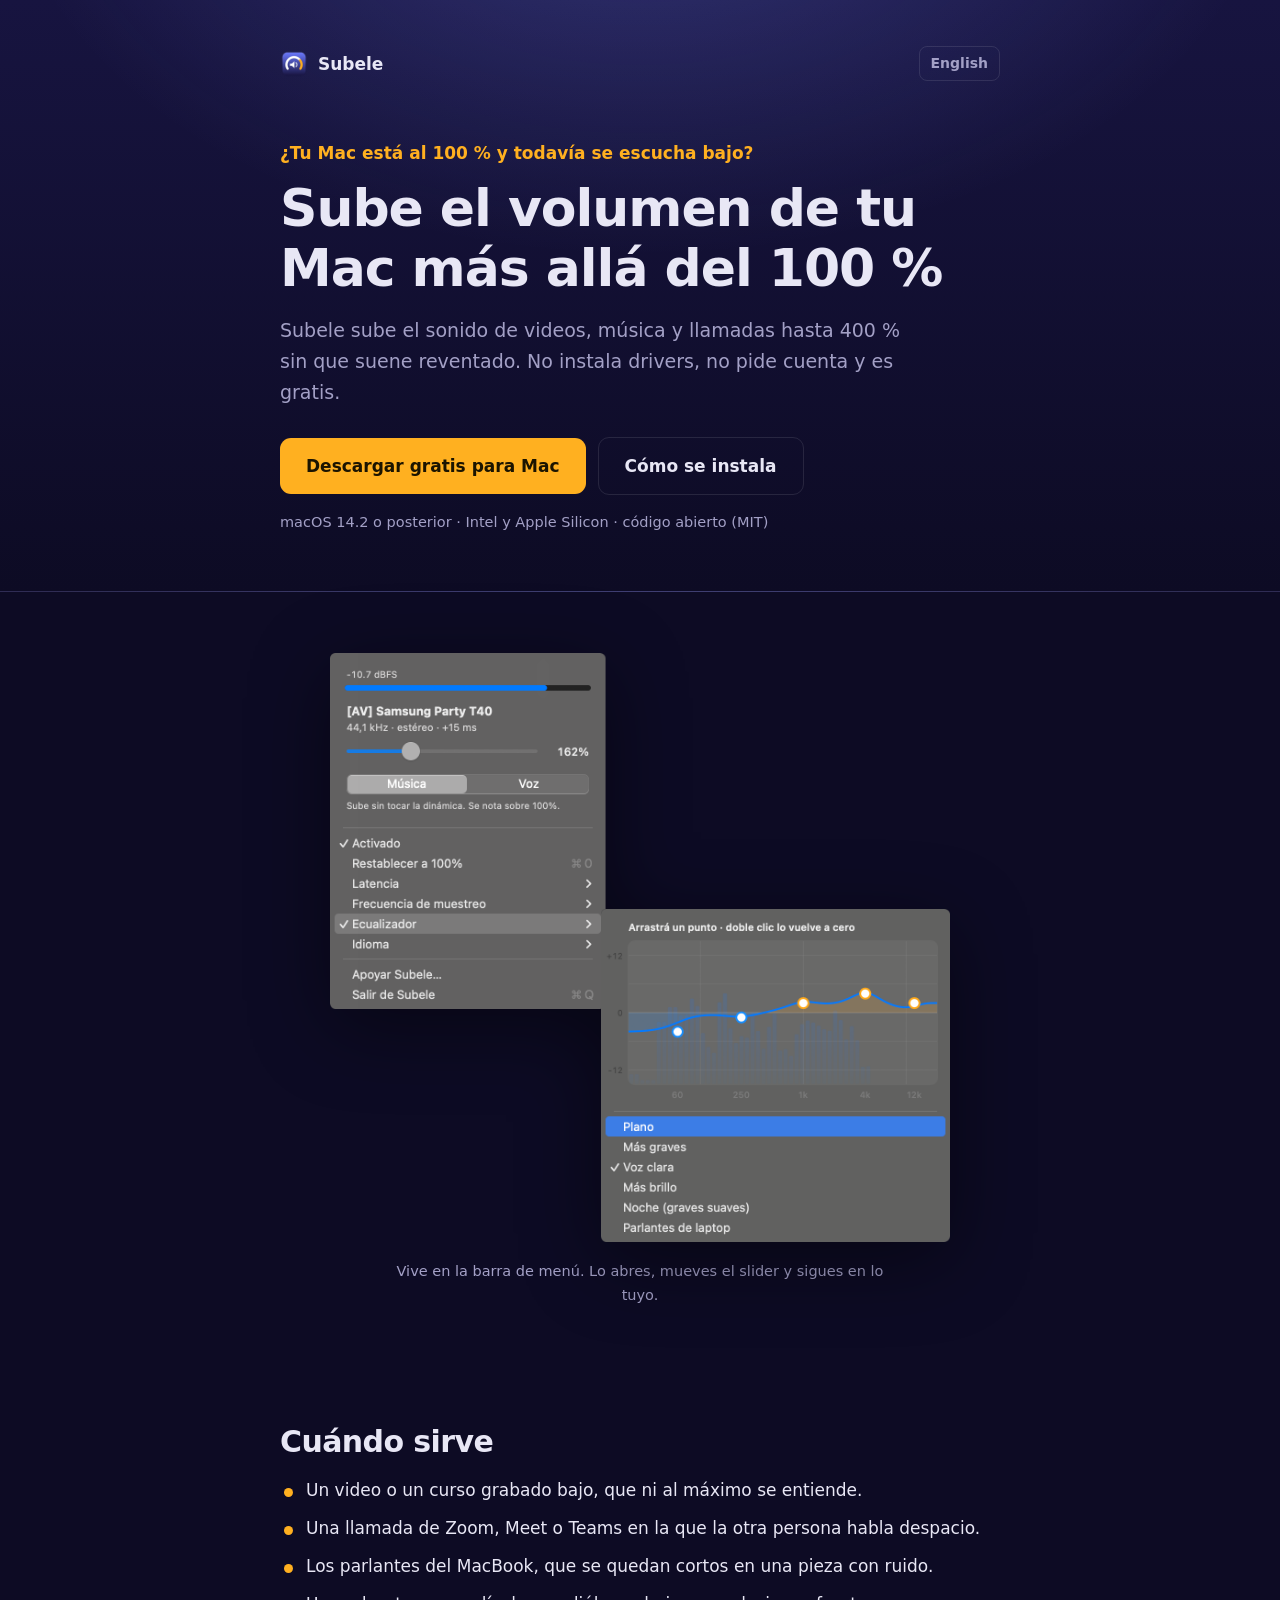
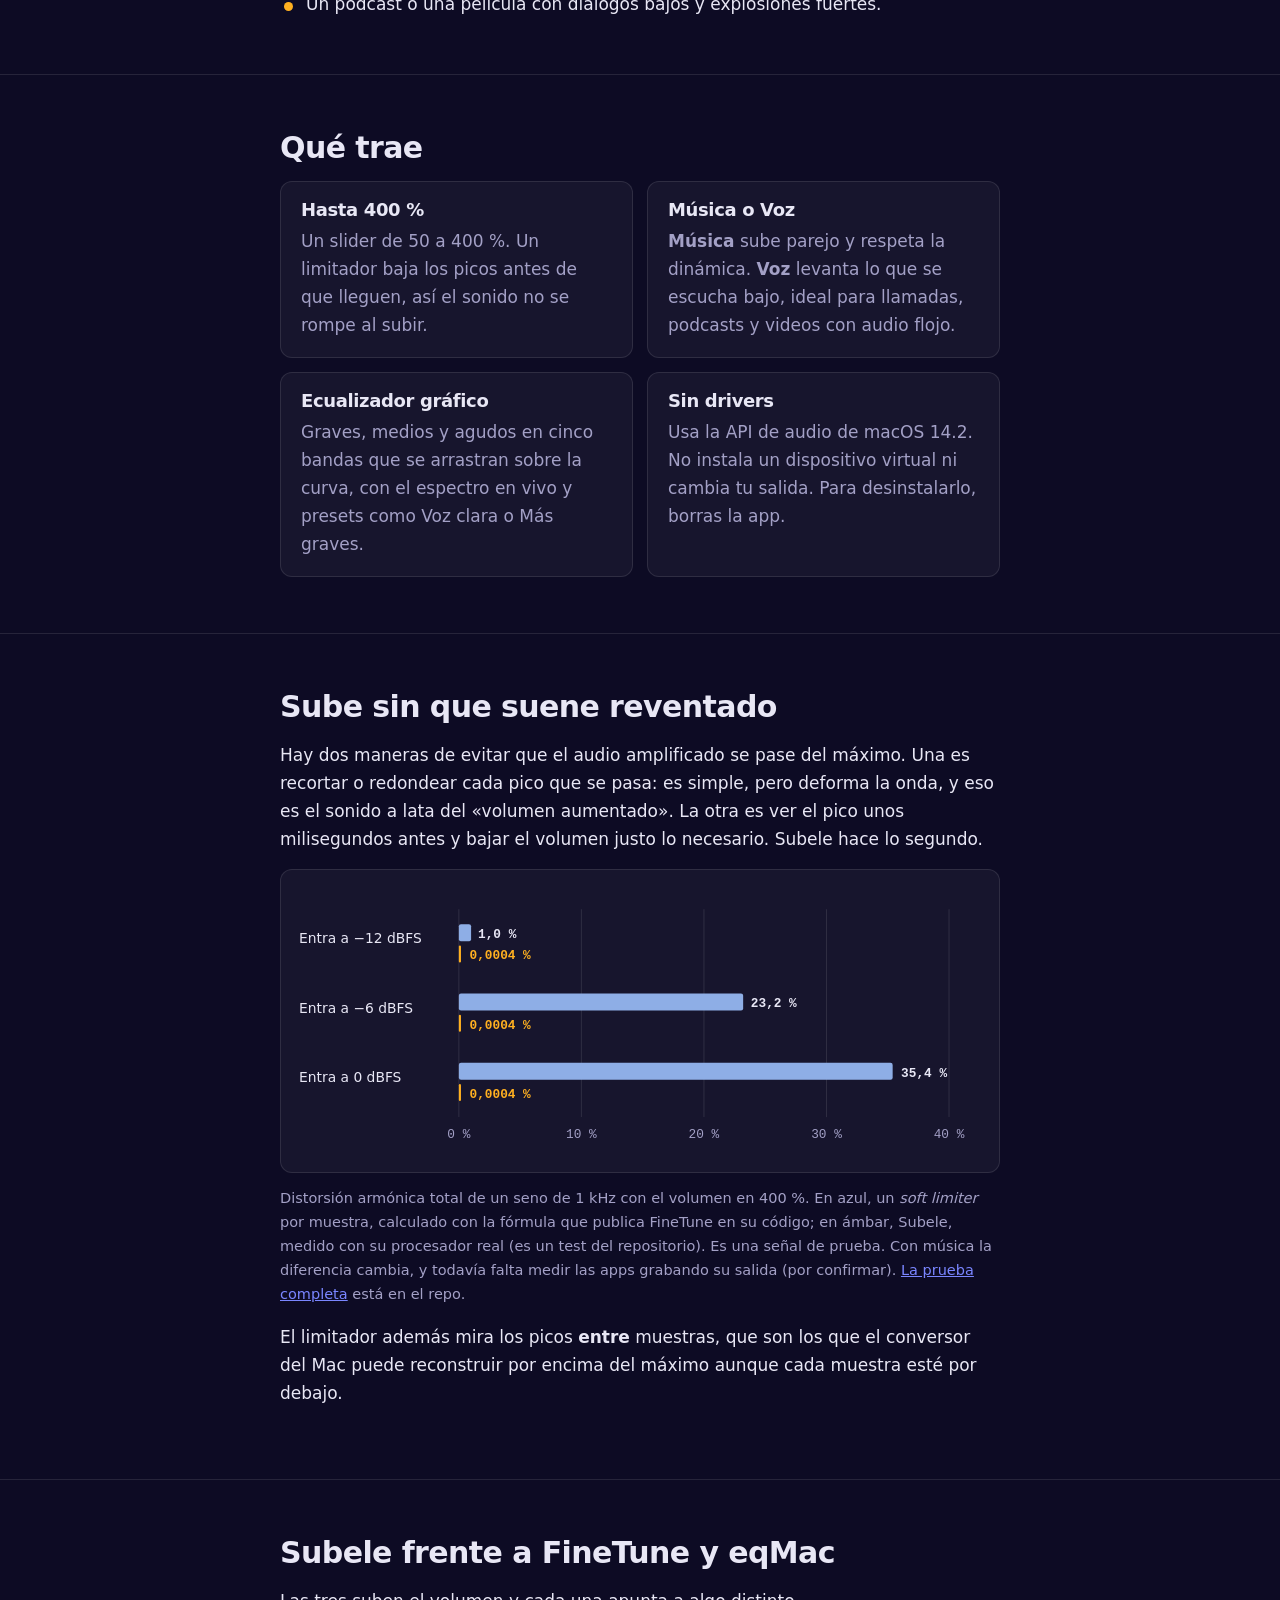
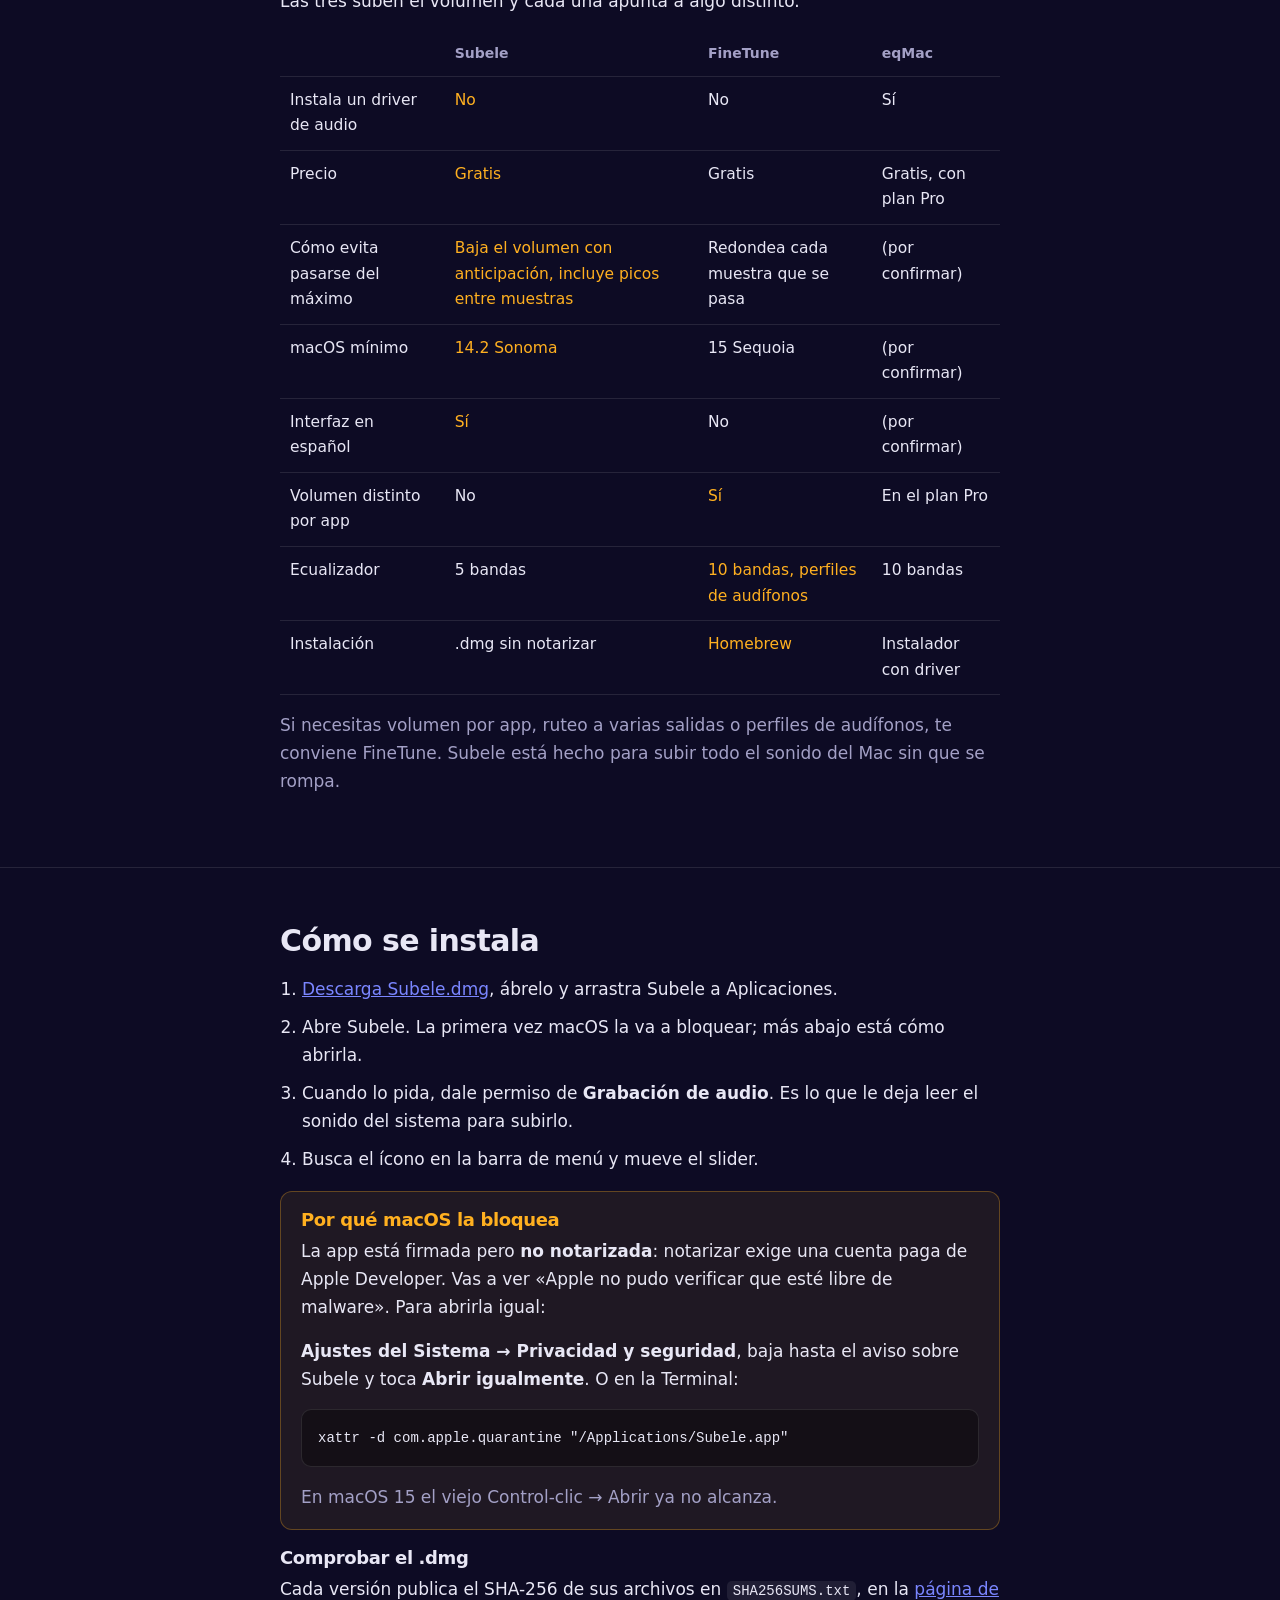
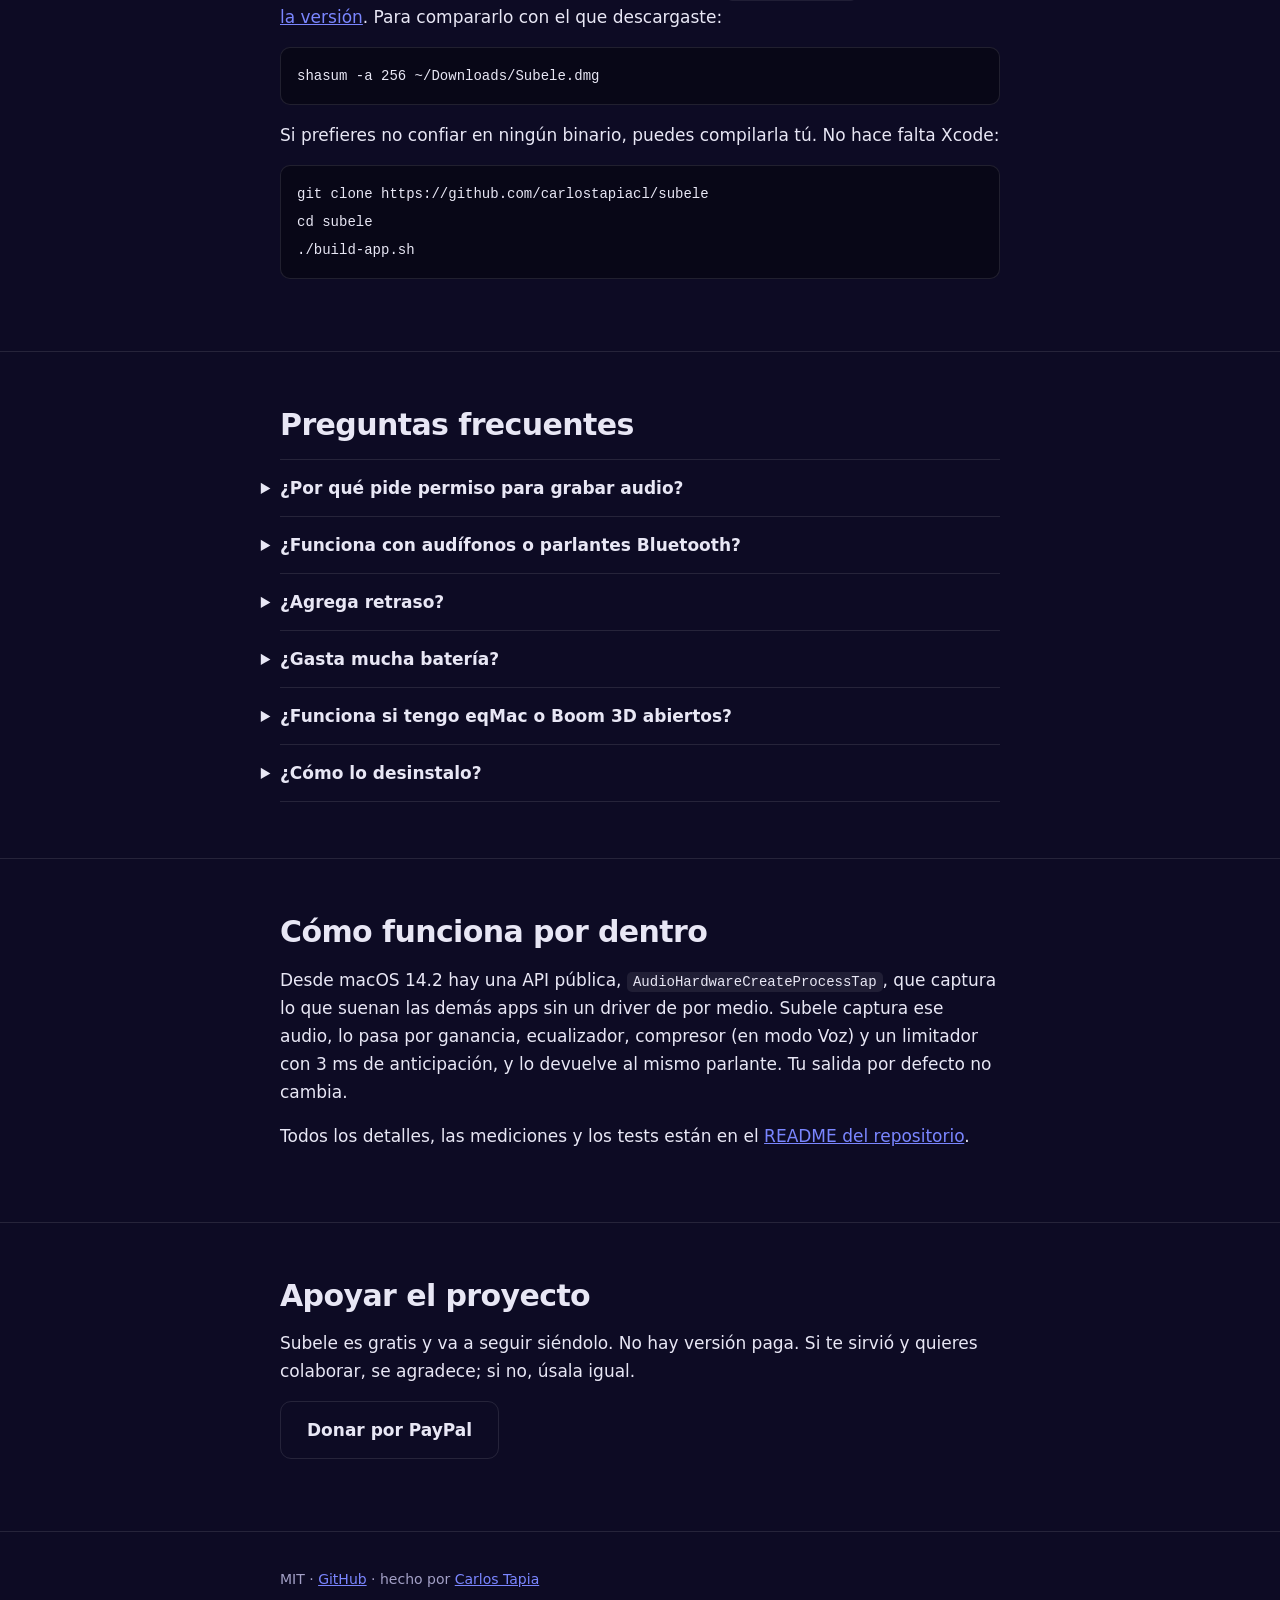
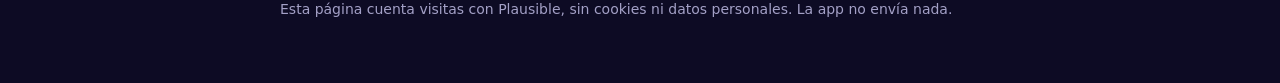
<file: docs/index.html>
<!DOCTYPE html>
<html lang="es">
<head>
<meta charset="utf-8">
<meta name="viewport" content="width=device-width, initial-scale=1, viewport-fit=cover">
<title>Subele | Sube el volumen de tu Mac más allá del 100 %, gratis y sin drivers</title>
<meta name="description" content="Amplificador de volumen gratis para Mac. Sube el sonido hasta 400 % sin distorsión, sin instalar drivers y sin cuenta. Código abierto, macOS 14.2 o posterior.">
<link rel="canonical" href="https://carlostapiacl.github.io/subele/">
<link rel="alternate" hreflang="es" href="https://carlostapiacl.github.io/subele/">
<link rel="alternate" hreflang="en" href="https://carlostapiacl.github.io/subele/en/">
<link rel="alternate" hreflang="x-default" href="https://carlostapiacl.github.io/subele/en/">
<link rel="icon" href="icon.png">
<link rel="stylesheet" href="site.css">
<meta property="og:type" content="website">
<meta property="og:locale" content="es_CL">
<meta property="og:url" content="https://carlostapiacl.github.io/subele/">
<meta property="og:title" content="Subele | Más volumen para tu Mac, sin drivers">
<meta property="og:description" content="¿Tu Mac al 100 % y se escucha bajo? Subele lo sube hasta 400 % sin que suene reventado. Gratis y de código abierto.">
<meta property="og:image" content="https://carlostapiacl.github.io/subele/og-es.png">
<meta property="og:image:width" content="1200">
<meta property="og:image:height" content="630">
<meta name="twitter:card" content="summary_large_image">
<script type="application/ld+json">
{
  "@context": "https://schema.org",
  "@type": "SoftwareApplication",
  "name": "Subele",
  "description": "Amplificador de volumen para macOS. Sube el audio del sistema hasta 400 % sin instalar drivers, con un limitador que evita la distorsión.",
  "applicationCategory": "MultimediaApplication",
  "operatingSystem": "macOS 14.2 o posterior",
  "softwareVersion": "0.2.2",
  "inLanguage": ["es", "en"],
  "url": "https://carlostapiacl.github.io/subele/",
  "downloadUrl": "https://github.com/carlostapiacl/subele/releases/latest/download/Subele.dmg",
  "image": "https://carlostapiacl.github.io/subele/screenshot-ecualizador.png",
  "license": "https://opensource.org/licenses/MIT",
  "isAccessibleForFree": true,
  "offers": { "@type": "Offer", "price": "0", "priceCurrency": "USD" },
  "author": { "@type": "Person", "name": "Carlos Tapia", "url": "https://carlostapia.cl" }
}
</script>
<!-- Plausible: sin cookies ni datos personales. Cuenta visitas y descargas. -->
<script defer data-domain="carlostapiacl.github.io" src="https://plausible.carlostapia.cl/js/script.file-downloads.outbound-links.js"></script>
</head>
<body>

<header class="hero">
  <div class="wrap">
    <nav class="top">
      <a class="brand" href="./"><img src="icon.png" alt="" width="28" height="28">Subele</a>
      <a class="lang" href="en/" hreflang="en" lang="en">English</a>
    </nav>
    <p class="ask">¿Tu Mac está al 100 % y todavía se escucha bajo?</p>
    <h1>Sube el volumen de tu Mac más allá del 100 %</h1>
    <p class="sub">Subele sube el sonido de videos, música y llamadas hasta 400 % sin que suene reventado. No instala drivers, no pide cuenta y es gratis.</p>
    <div class="actions">
      <a class="btn" href="https://github.com/carlostapiacl/subele/releases/latest/download/Subele.dmg">Descargar gratis para Mac</a>
      <a class="btn ghost" href="#instalacion">Cómo se instala</a>
    </div>
    <p class="req">macOS 14.2 o posterior · Intel y Apple Silicon · código abierto (MIT)</p>
  </div>
</header>

<figure class="shot"><div class="wrap">
  <img src="screenshot-ecualizador.png" width="675" height="642"
       alt="El menú de Subele en la barra de menú, con el slider de volumen, el selector Música/Voz y el ecualizador gráfico abierto">
  <figcaption>Vive en la barra de menú. Lo abres, mueves el slider y sigues en lo tuyo.</figcaption>
</div></figure>

<section><div class="wrap">
  <h2>Cuándo sirve</h2>
  <ul class="cases">
    <li>Un video o un curso grabado bajo, que ni al máximo se entiende.</li>
    <li>Una llamada de Zoom, Meet o Teams en la que la otra persona habla despacio.</li>
    <li>Los parlantes del MacBook, que se quedan cortos en una pieza con ruido.</li>
    <li>Un podcast o una película con diálogos bajos y explosiones fuertes.</li>
  </ul>
</div></section>

<section><div class="wrap">
  <h2>Qué trae</h2>
  <div class="grid two">
    <div class="card"><h3>Hasta 400 %</h3><p>Un slider de 50 a 400 %. Un limitador baja los picos antes de que lleguen, así el sonido no se rompe al subir.</p></div>
    <div class="card"><h3>Música o Voz</h3><p><strong>Música</strong> sube parejo y respeta la dinámica. <strong>Voz</strong> levanta lo que se escucha bajo, ideal para llamadas, podcasts y videos con audio flojo.</p></div>
    <div class="card"><h3>Ecualizador gráfico</h3><p>Graves, medios y agudos en cinco bandas que se arrastran sobre la curva, con el espectro en vivo y presets como Voz clara o Más graves.</p></div>
    <div class="card"><h3>Sin drivers</h3><p>Usa la API de audio de macOS 14.2. No instala un dispositivo virtual ni cambia tu salida. Para desinstalarlo, borras la app.</p></div>
  </div>
</div></section>

<section id="sin-distorsion"><div class="wrap">
  <h2>Sube sin que suene reventado</h2>
  <p>Hay dos maneras de evitar que el audio amplificado se pase del máximo. Una es recortar o redondear cada pico que se pasa: es simple, pero deforma la onda, y eso es el sonido a lata del «volumen aumentado». La otra es ver el pico unos milisegundos antes y bajar el volumen justo lo necesario. Subele hace lo segundo.</p>
  <div class="chart">
    <svg viewBox="0 0 640 250" xmlns="http://www.w3.org/2000/svg" role="img" aria-label="Distorsión a 400 % de volumen. Con la señal entrando a −12 dBFS: soft limiter por muestra 1,0 %, Subele 0,0004 %. A −6 dBFS: 23,2 % contra 0,0004 %. A 0 dBFS: 35,4 % contra 0,0004 %.">
      <g stroke="rgba(255,255,255,.1)" stroke-width="1">
        <line x1="150" y1="20" x2="150" y2="215"/><line x1="265" y1="20" x2="265" y2="215"/>
        <line x1="380" y1="20" x2="380" y2="215"/><line x1="495" y1="20" x2="495" y2="215"/>
        <line x1="610" y1="20" x2="610" y2="215"/>
      </g>
      <text x="150" y="235" text-anchor="middle">0 %</text><text x="265" y="235" text-anchor="middle">10 %</text>
      <text x="380" y="235" text-anchor="middle">20 %</text><text x="495" y="235" text-anchor="middle">30 %</text>
      <text x="610" y="235" text-anchor="middle">40 %</text>
      <text class="lbl" x="0" y="52">Entra a −12 dBFS</text>
      <rect x="150" y="34" width="11.5" height="16" rx="2" fill="#8eaee6"/><text class="val" x="168" y="47">1,0 %</text>
      <rect x="150" y="54" width="2" height="16" rx="1" fill="#ffb020"/><text class="mine" x="160" y="67">0,0004 %</text>
      <text class="lbl" x="0" y="117">Entra a −6 dBFS</text>
      <rect x="150" y="99" width="266.8" height="16" rx="2" fill="#8eaee6"/><text class="val" x="424" y="112">23,2 %</text>
      <rect x="150" y="119" width="2" height="16" rx="1" fill="#ffb020"/><text class="mine" x="160" y="132">0,0004 %</text>
      <text class="lbl" x="0" y="182">Entra a 0 dBFS</text>
      <rect x="150" y="164" width="407.1" height="16" rx="2" fill="#8eaee6"/><text class="val" x="565" y="177">35,4 %</text>
      <rect x="150" y="184" width="2" height="16" rx="1" fill="#ffb020"/><text class="mine" x="160" y="197">0,0004 %</text>
    </svg>
  </div>
  <p class="note">Distorsión armónica total de un seno de 1 kHz con el volumen en 400 %. En azul, un <em>soft limiter</em> por muestra, calculado con la fórmula que publica FineTune en su código; en ámbar, Subele, medido con su procesador real (es un test del repositorio). Es una señal de prueba. Con música la diferencia cambia, y todavía falta medir las apps grabando su salida (por confirmar). <a href="https://github.com/carlostapiacl/subele/tree/main/experimentos/2026-10-22-distorsion-frente-a-finetune">La prueba completa</a> está en el repo.</p>
  <p>El limitador además mira los picos <strong>entre</strong> muestras, que son los que el conversor del Mac puede reconstruir por encima del máximo aunque cada muestra esté por debajo.</p>
</div></section>

<section><div class="wrap">
  <h2>Subele frente a FineTune y eqMac</h2>
  <p>Las tres suben el volumen y cada una apunta a algo distinto.</p>
  <div class="table"><table>
    <tr><th></th><th>Subele</th><th>FineTune</th><th>eqMac</th></tr>
    <tr><td>Instala un driver de audio</td><td class="win">No</td><td>No</td><td>Sí</td></tr>
    <tr><td>Precio</td><td class="win">Gratis</td><td>Gratis</td><td>Gratis, con plan Pro</td></tr>
    <tr><td>Cómo evita pasarse del máximo</td><td class="win">Baja el volumen con anticipación, incluye picos entre muestras</td><td>Redondea cada muestra que se pasa</td><td>(por confirmar)</td></tr>
    <tr><td>macOS mínimo</td><td class="win">14.2 Sonoma</td><td>15 Sequoia</td><td>(por confirmar)</td></tr>
    <tr><td>Interfaz en español</td><td class="win">Sí</td><td>No</td><td>(por confirmar)</td></tr>
    <tr><td>Volumen distinto por app</td><td>No</td><td class="win">Sí</td><td>En el plan Pro</td></tr>
    <tr><td>Ecualizador</td><td>5 bandas</td><td class="win">10 bandas, perfiles de audífonos</td><td>10 bandas</td></tr>
    <tr><td>Instalación</td><td>.dmg sin notarizar</td><td class="win">Homebrew</td><td>Instalador con driver</td></tr>
  </table></div>
  <p class="muted">Si necesitas volumen por app, ruteo a varias salidas o perfiles de audífonos, te conviene FineTune. Subele está hecho para subir todo el sonido del Mac sin que se rompa.</p>
</div></section>

<section id="instalacion"><div class="wrap">
  <h2>Cómo se instala</h2>
  <ol class="steps">
    <li><a href="https://github.com/carlostapiacl/subele/releases/latest/download/Subele.dmg">Descarga Subele.dmg</a>, ábrelo y arrastra Subele a Aplicaciones.</li>
    <li>Abre Subele. La primera vez macOS la va a bloquear; más abajo está cómo abrirla.</li>
    <li>Cuando lo pida, dale permiso de <strong>Grabación de audio</strong>. Es lo que le deja leer el sonido del sistema para subirlo.</li>
    <li>Busca el ícono en la barra de menú y mueve el slider.</li>
  </ol>
  <div class="warn">
    <h3>Por qué macOS la bloquea</h3>
    <p>La app está firmada pero <strong>no notarizada</strong>: notarizar exige una cuenta paga de Apple Developer. Vas a ver «Apple no pudo verificar que esté libre de malware». Para abrirla igual:</p>
    <p><strong>Ajustes del Sistema → Privacidad y seguridad</strong>, baja hasta el aviso sobre Subele y toca <strong>Abrir igualmente</strong>. O en la Terminal:</p>
    <pre><code>xattr -d com.apple.quarantine "/Applications/Subele.app"</code></pre>
    <p class="muted" style="margin:0">En macOS 15 el viejo Control-clic → Abrir ya no alcanza.</p>
  </div>
  <h3>Comprobar el .dmg</h3>
  <p>Cada versión publica el SHA-256 de sus archivos en <code>SHA256SUMS.txt</code>, en la <a href="https://github.com/carlostapiacl/subele/releases/latest">página de la versión</a>. Para compararlo con el que descargaste:</p>
  <pre><code>shasum -a 256 ~/Downloads/Subele.dmg</code></pre>
  <p>Si prefieres no confiar en ningún binario, puedes compilarla tú. No hace falta Xcode:</p>
  <pre><code>git clone https://github.com/carlostapiacl/subele
cd subele
./build-app.sh</code></pre>
</div></section>

<section><div class="wrap">
  <h2>Preguntas frecuentes</h2>
  <details><summary>¿Por qué pide permiso para grabar audio?</summary>
    <p>Para subir el volumen tiene que leer el sonido que sale del Mac, procesarlo y devolverlo. Ese permiso es el que macOS usa para eso. El audio no sale de tu Mac. La app no tiene servidor, cuenta ni telemetría, y el código es público.</p></details>
  <details><summary>¿Funciona con audífonos o parlantes Bluetooth?</summary>
    <p>Sí. Trabaja sobre la salida que tengas elegida en macOS y se rearma sola si la cambias. Con parlantes AirPlay todavía no está probado (por confirmar).</p></details>
  <details><summary>¿Agrega retraso?</summary>
    <p>Unos 15 ms con la opción por defecto, medidos desde el propio audio. No se nota en música ni en llamadas. Si lo notas en un video, en el menú Latencia hay una opción de 128 frames, de unos 9 ms.</p></details>
  <details><summary>¿Gasta mucha batería?</summary>
    <p>Muy poca. En un MacBook Pro Intel de 2019, con música sonando, usó cerca de 1 % de CPU. En Apple Silicon debería ser menos (por confirmar).</p></details>
  <details><summary>¿Funciona si tengo eqMac o Boom 3D abiertos?</summary>
    <p>No. Esas apps instalan su propio driver y se ponen como salida del sistema, y Subele se traba al intentar leerla. Ciérralas antes de abrir Subele.</p></details>
  <details><summary>¿Cómo lo desinstalo?</summary>
    <p>Ciérralo desde su menú y borra Subele de Aplicaciones. No deja drivers ni nada instalado en el sistema.</p></details>
</div></section>

<section><div class="wrap">
  <h2>Cómo funciona por dentro</h2>
  <p>Desde macOS 14.2 hay una API pública, <code>AudioHardwareCreateProcessTap</code>, que captura lo que suenan las demás apps sin un driver de por medio. Subele captura ese audio, lo pasa por ganancia, ecualizador, compresor (en modo Voz) y un limitador con 3 ms de anticipación, y lo devuelve al mismo parlante. Tu salida por defecto no cambia.</p>
  <p>Todos los detalles, las mediciones y los tests están en el <a href="https://github.com/carlostapiacl/subele">README del repositorio</a>.</p>
</div></section>

<section><div class="wrap">
  <h2>Apoyar el proyecto</h2>
  <p>Subele es gratis y va a seguir siéndolo. No hay versión paga. Si te sirvió y quieres colaborar, se agradece; si no, úsala igual.</p>
  <p><a class="btn ghost" href="https://paypal.me/carlostapiacl">Donar por PayPal</a></p>
</div></section>

<footer><div class="wrap">
  <p>MIT · <a href="https://github.com/carlostapiacl/subele">GitHub</a> · hecho por <a href="https://carlostapia.cl">Carlos Tapia</a></p>
  <p>Esta página cuenta visitas con Plausible, sin cookies ni datos personales. La app no envía nada.</p>
</div></footer>

</body>
</html>
</file>
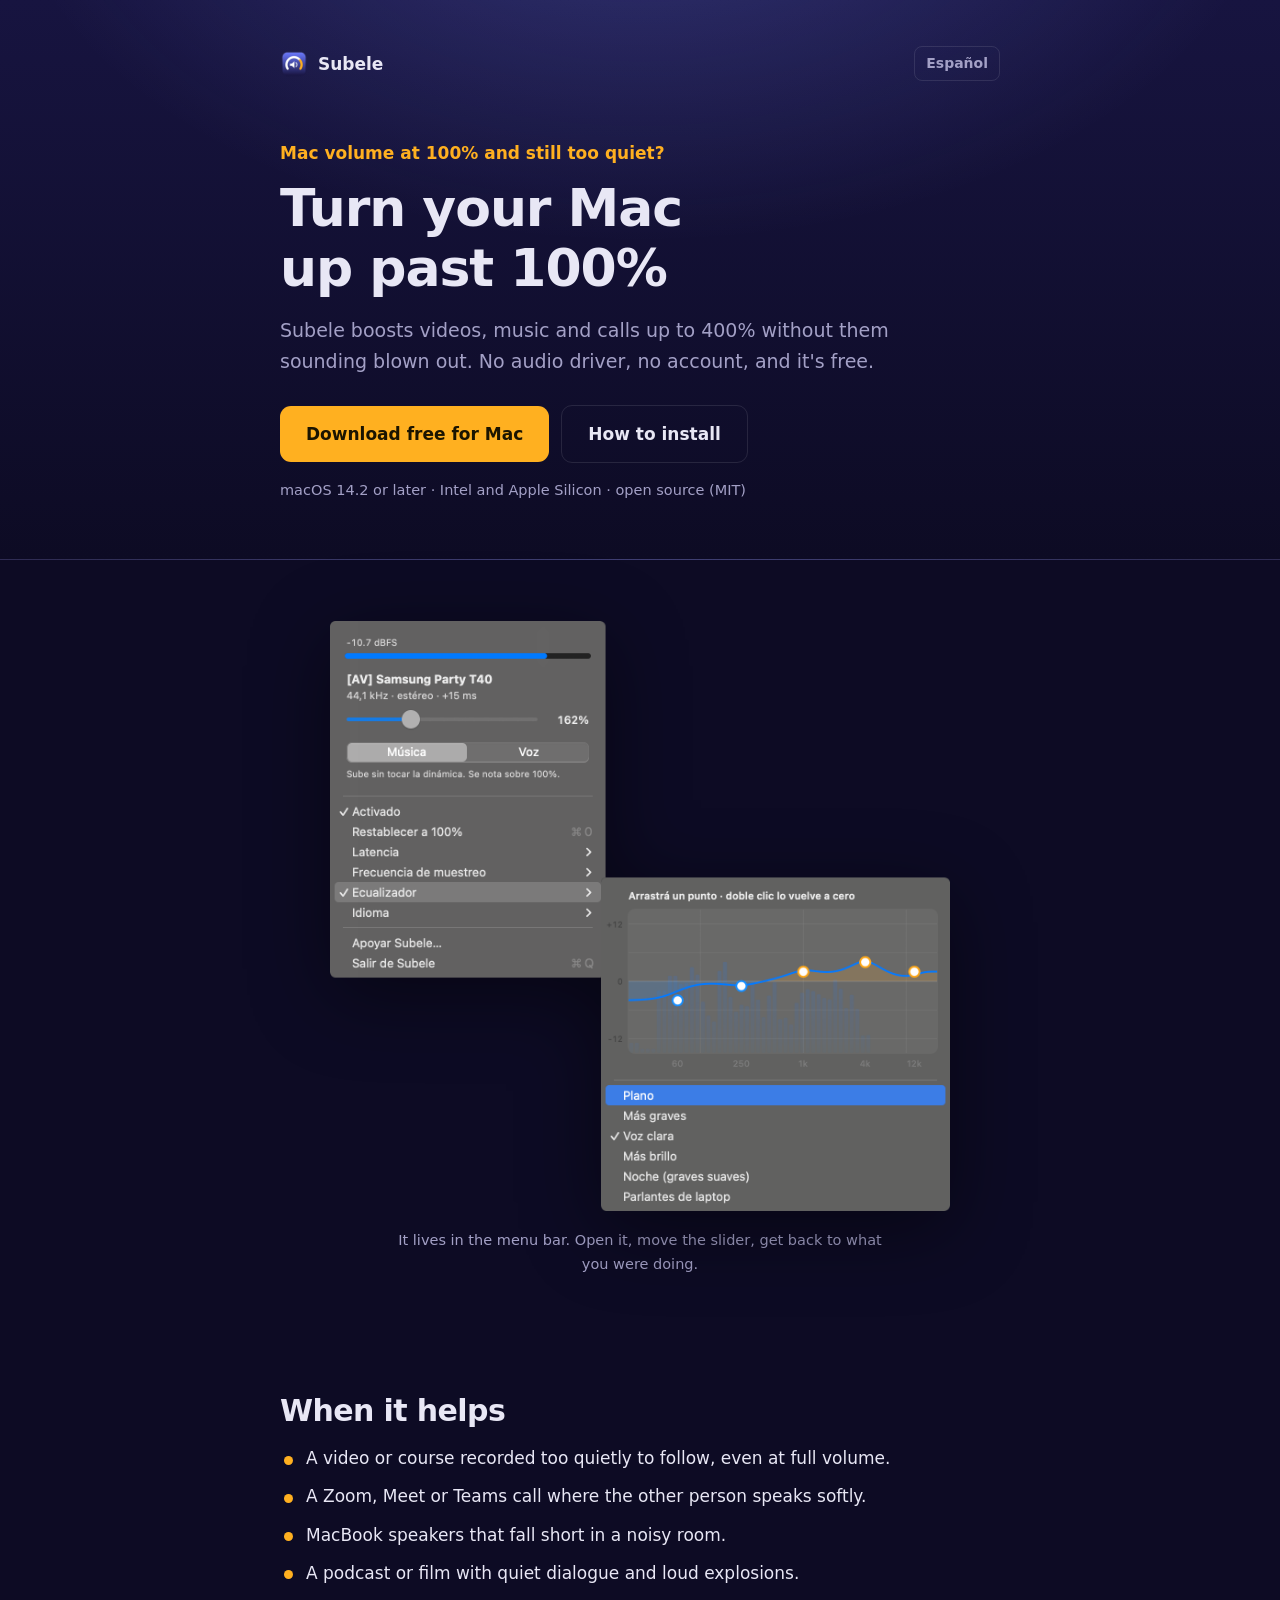
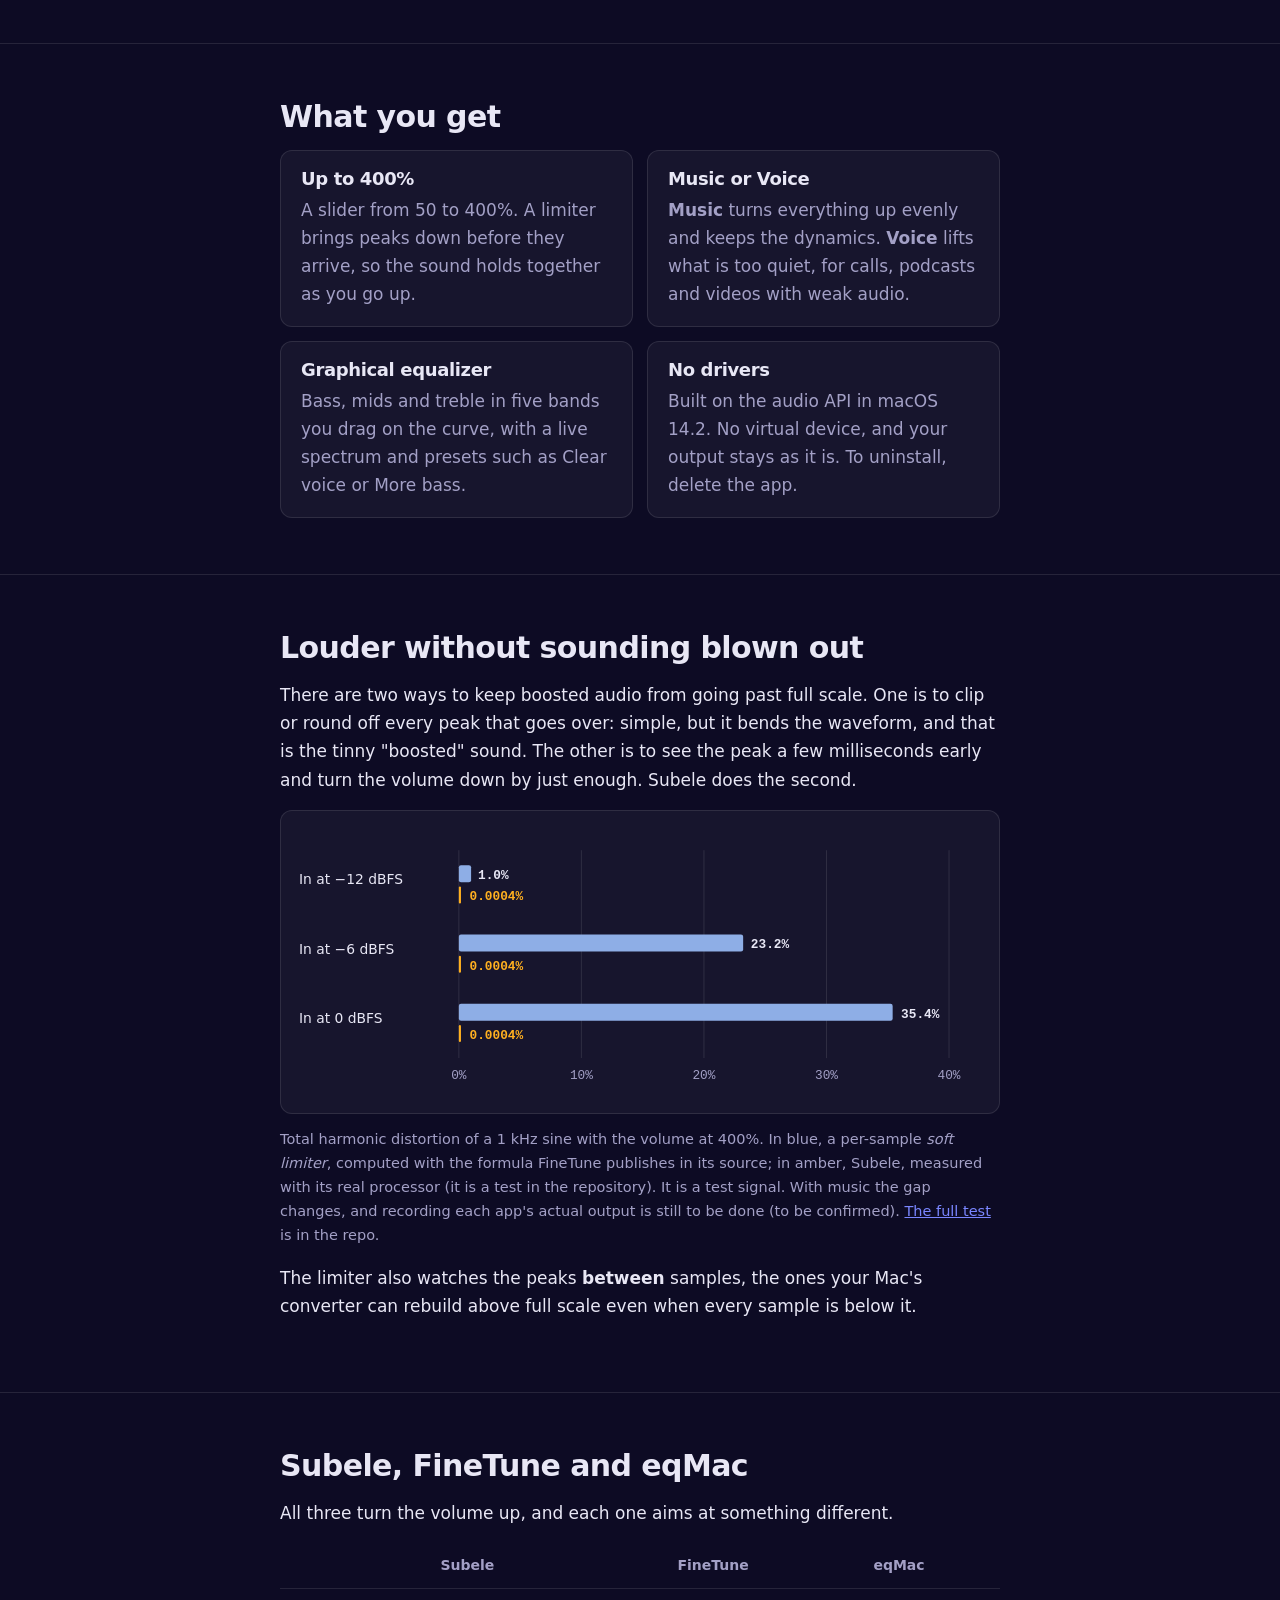
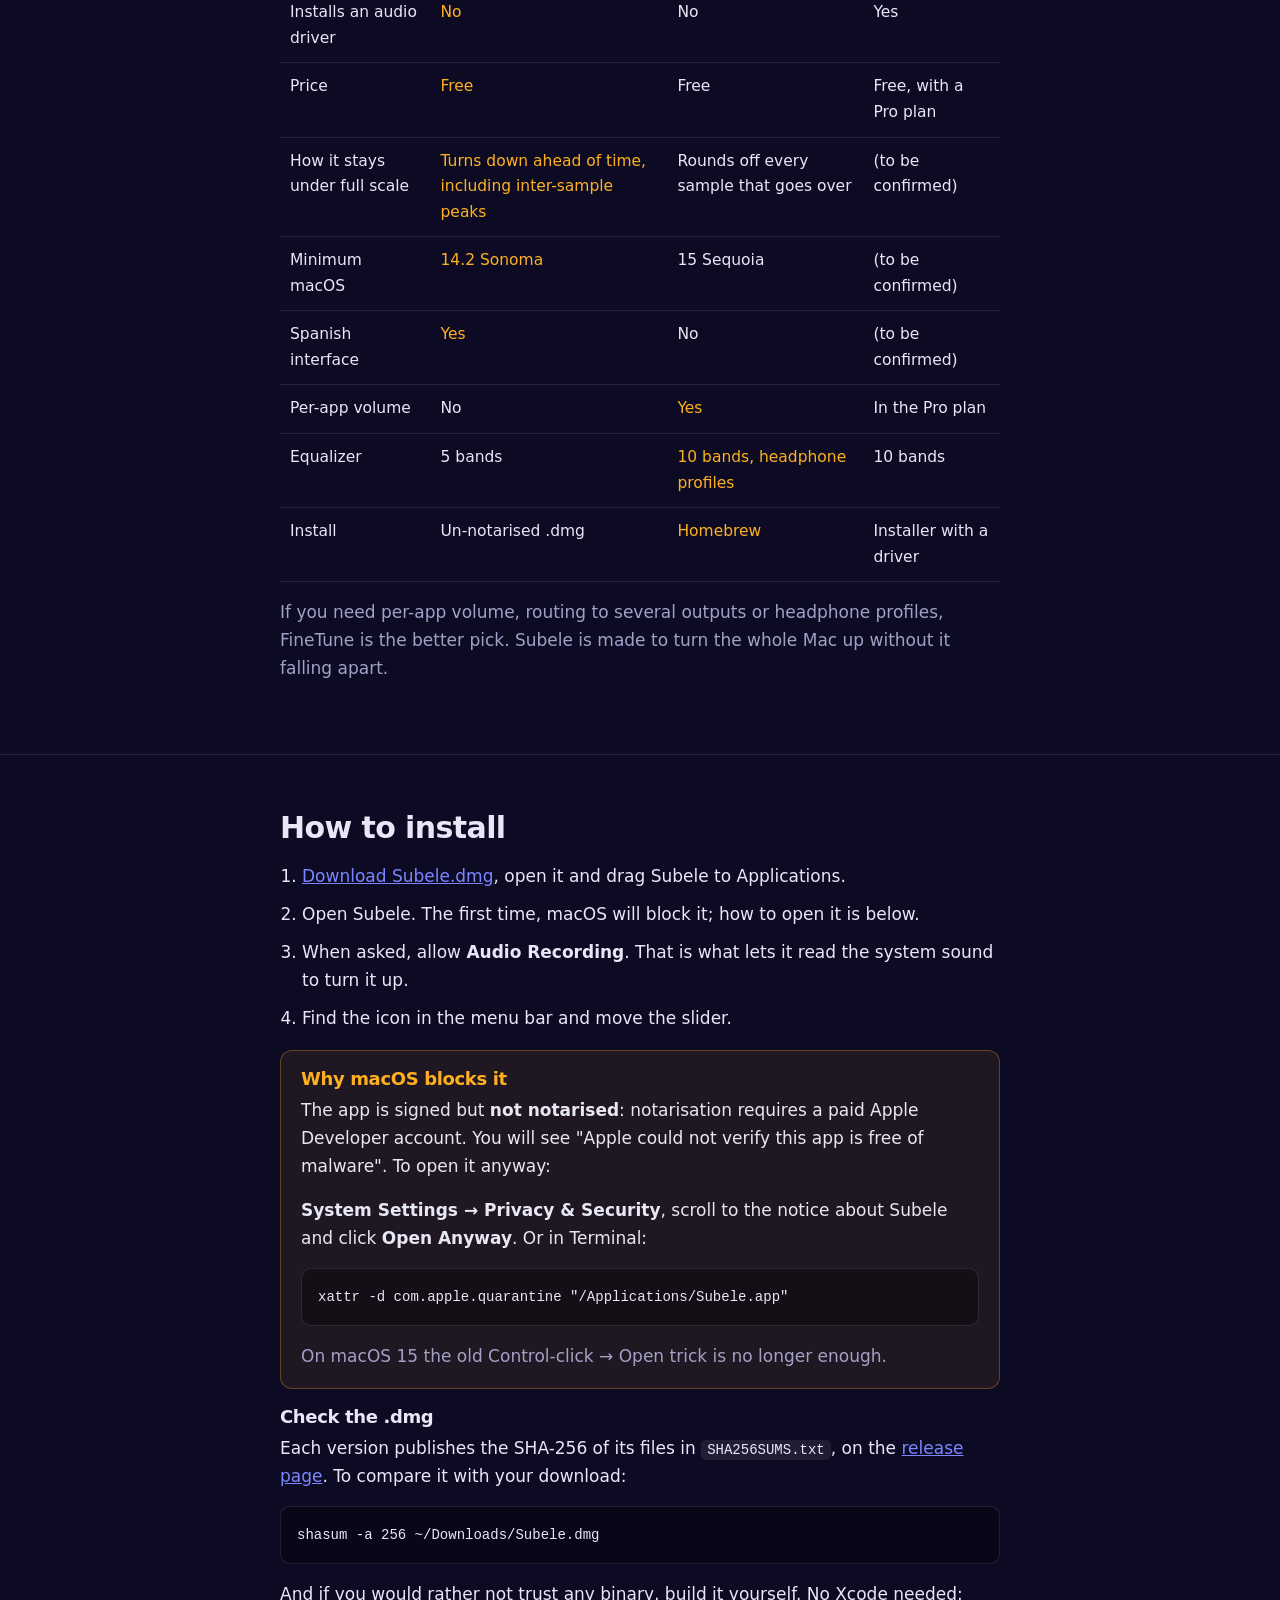
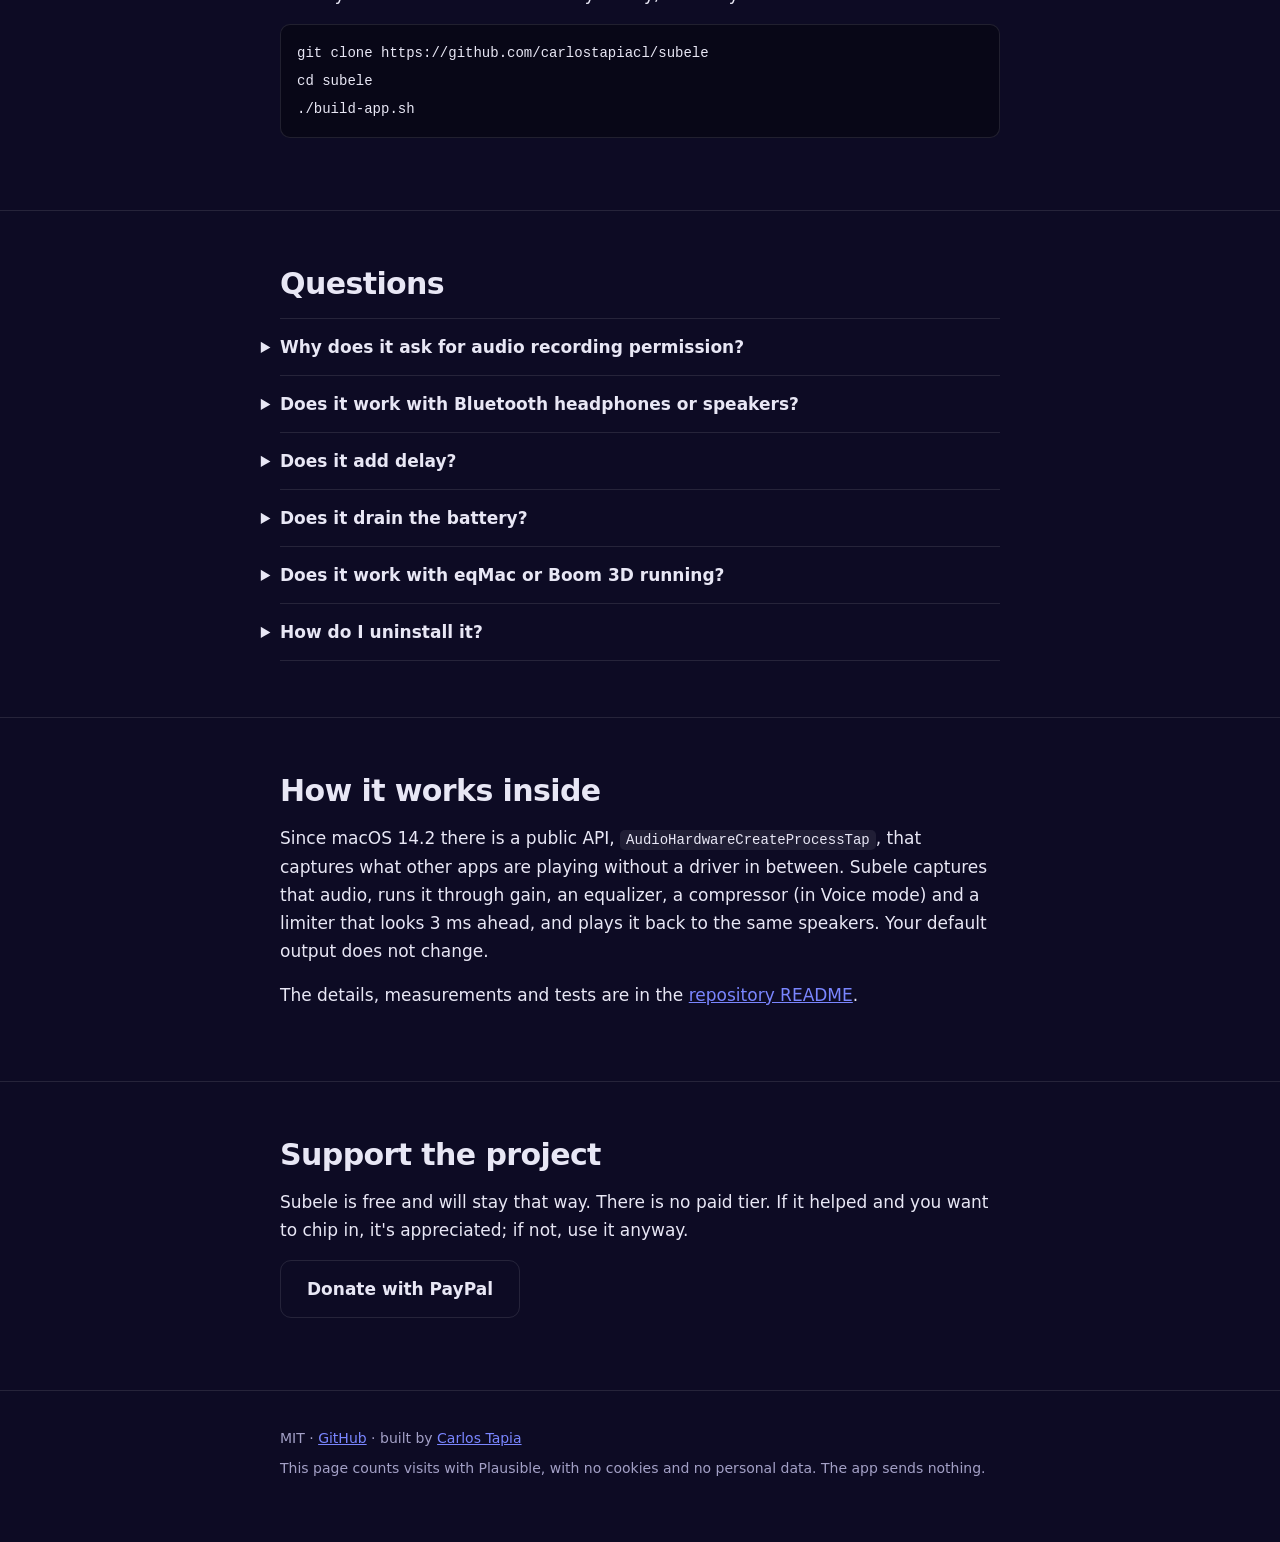
<file: docs/en/index.html>
<!DOCTYPE html>
<html lang="en">
<head>
<meta charset="utf-8">
<meta name="viewport" content="width=device-width, initial-scale=1, viewport-fit=cover">
<title>Subele | Free volume booster for Mac, no drivers required</title>
<meta name="description" content="Free volume booster for Mac. Turn sound up to 400% without distortion, without installing an audio driver, and without an account. Open source, macOS 14.2 or later.">
<link rel="canonical" href="https://carlostapiacl.github.io/subele/en/">
<link rel="alternate" hreflang="es" href="https://carlostapiacl.github.io/subele/">
<link rel="alternate" hreflang="en" href="https://carlostapiacl.github.io/subele/en/">
<link rel="alternate" hreflang="x-default" href="https://carlostapiacl.github.io/subele/en/">
<link rel="icon" href="../icon.png">
<link rel="stylesheet" href="../site.css">
<meta property="og:type" content="website">
<meta property="og:locale" content="en_US">
<meta property="og:url" content="https://carlostapiacl.github.io/subele/en/">
<meta property="og:title" content="Subele | More volume for your Mac, no drivers">
<meta property="og:description" content="Mac at 100% and still too quiet? Subele turns it up to 400% without it sounding blown out. Free and open source.">
<meta property="og:image" content="https://carlostapiacl.github.io/subele/og-en.png">
<meta property="og:image:width" content="1200">
<meta property="og:image:height" content="630">
<meta name="twitter:card" content="summary_large_image">
<script type="application/ld+json">
{
  "@context": "https://schema.org",
  "@type": "SoftwareApplication",
  "name": "Subele",
  "description": "Volume booster for macOS. Turns system audio up to 400% without installing a driver, with a limiter that prevents distortion.",
  "applicationCategory": "MultimediaApplication",
  "operatingSystem": "macOS 14.2 or later",
  "softwareVersion": "0.2.2",
  "inLanguage": ["en", "es"],
  "url": "https://carlostapiacl.github.io/subele/en/",
  "downloadUrl": "https://github.com/carlostapiacl/subele/releases/latest/download/Subele.dmg",
  "image": "https://carlostapiacl.github.io/subele/screenshot-ecualizador.png",
  "license": "https://opensource.org/licenses/MIT",
  "isAccessibleForFree": true,
  "offers": { "@type": "Offer", "price": "0", "priceCurrency": "USD" },
  "author": { "@type": "Person", "name": "Carlos Tapia", "url": "https://carlostapia.cl" }
}
</script>
<!-- Plausible: no cookies, no personal data. Counts visits and downloads. -->
<script defer data-domain="carlostapiacl.github.io" src="https://plausible.carlostapia.cl/js/script.file-downloads.outbound-links.js"></script>
</head>
<body>

<header class="hero">
  <div class="wrap">
    <nav class="top">
      <a class="brand" href="./"><img src="../icon.png" alt="" width="28" height="28">Subele</a>
      <a class="lang" href="../" hreflang="es" lang="es">Español</a>
    </nav>
    <p class="ask">Mac volume at 100% and still too quiet?</p>
    <h1>Turn your Mac up past 100%</h1>
    <p class="sub">Subele boosts videos, music and calls up to 400% without them sounding blown out. No audio driver, no account, and it's free.</p>
    <div class="actions">
      <a class="btn" href="https://github.com/carlostapiacl/subele/releases/latest/download/Subele.dmg">Download free for Mac</a>
      <a class="btn ghost" href="#install">How to install</a>
    </div>
    <p class="req">macOS 14.2 or later · Intel and Apple Silicon · open source (MIT)</p>
  </div>
</header>

<figure class="shot"><div class="wrap">
  <img src="../screenshot-ecualizador.png" width="675" height="642"
       alt="Subele's menu bar window, with the volume slider, the Music/Voice switch and the graphical equalizer open">
  <figcaption>It lives in the menu bar. Open it, move the slider, get back to what you were doing.</figcaption>
</div></figure>

<section><div class="wrap">
  <h2>When it helps</h2>
  <ul class="cases">
    <li>A video or course recorded too quietly to follow, even at full volume.</li>
    <li>A Zoom, Meet or Teams call where the other person speaks softly.</li>
    <li>MacBook speakers that fall short in a noisy room.</li>
    <li>A podcast or film with quiet dialogue and loud explosions.</li>
  </ul>
</div></section>

<section><div class="wrap">
  <h2>What you get</h2>
  <div class="grid two">
    <div class="card"><h3>Up to 400%</h3><p>A slider from 50 to 400%. A limiter brings peaks down before they arrive, so the sound holds together as you go up.</p></div>
    <div class="card"><h3>Music or Voice</h3><p><strong>Music</strong> turns everything up evenly and keeps the dynamics. <strong>Voice</strong> lifts what is too quiet, for calls, podcasts and videos with weak audio.</p></div>
    <div class="card"><h3>Graphical equalizer</h3><p>Bass, mids and treble in five bands you drag on the curve, with a live spectrum and presets such as Clear voice or More bass.</p></div>
    <div class="card"><h3>No drivers</h3><p>Built on the audio API in macOS 14.2. No virtual device, and your output stays as it is. To uninstall, delete the app.</p></div>
  </div>
</div></section>

<section id="no-distortion"><div class="wrap">
  <h2>Louder without sounding blown out</h2>
  <p>There are two ways to keep boosted audio from going past full scale. One is to clip or round off every peak that goes over: simple, but it bends the waveform, and that is the tinny "boosted" sound. The other is to see the peak a few milliseconds early and turn the volume down by just enough. Subele does the second.</p>
  <div class="chart">
    <svg viewBox="0 0 640 250" xmlns="http://www.w3.org/2000/svg" role="img" aria-label="Distortion at 400% volume. Signal in at −12 dBFS: per-sample soft limiter 1.0%, Subele 0.0004%. At −6 dBFS: 23.2% against 0.0004%. At 0 dBFS: 35.4% against 0.0004%.">
      <g stroke="rgba(255,255,255,.1)" stroke-width="1">
        <line x1="150" y1="20" x2="150" y2="215"/><line x1="265" y1="20" x2="265" y2="215"/>
        <line x1="380" y1="20" x2="380" y2="215"/><line x1="495" y1="20" x2="495" y2="215"/>
        <line x1="610" y1="20" x2="610" y2="215"/>
      </g>
      <text x="150" y="235" text-anchor="middle">0%</text><text x="265" y="235" text-anchor="middle">10%</text>
      <text x="380" y="235" text-anchor="middle">20%</text><text x="495" y="235" text-anchor="middle">30%</text>
      <text x="610" y="235" text-anchor="middle">40%</text>
      <text class="lbl" x="0" y="52">In at −12 dBFS</text>
      <rect x="150" y="34" width="11.5" height="16" rx="2" fill="#8eaee6"/><text class="val" x="168" y="47">1.0%</text>
      <rect x="150" y="54" width="2" height="16" rx="1" fill="#ffb020"/><text class="mine" x="160" y="67">0.0004%</text>
      <text class="lbl" x="0" y="117">In at −6 dBFS</text>
      <rect x="150" y="99" width="266.8" height="16" rx="2" fill="#8eaee6"/><text class="val" x="424" y="112">23.2%</text>
      <rect x="150" y="119" width="2" height="16" rx="1" fill="#ffb020"/><text class="mine" x="160" y="132">0.0004%</text>
      <text class="lbl" x="0" y="182">In at 0 dBFS</text>
      <rect x="150" y="164" width="407.1" height="16" rx="2" fill="#8eaee6"/><text class="val" x="565" y="177">35.4%</text>
      <rect x="150" y="184" width="2" height="16" rx="1" fill="#ffb020"/><text class="mine" x="160" y="197">0.0004%</text>
    </svg>
  </div>
  <p class="note">Total harmonic distortion of a 1 kHz sine with the volume at 400%. In blue, a per-sample <em>soft limiter</em>, computed with the formula FineTune publishes in its source; in amber, Subele, measured with its real processor (it is a test in the repository). It is a test signal. With music the gap changes, and recording each app's actual output is still to be done (to be confirmed). <a href="https://github.com/carlostapiacl/subele/tree/main/experimentos/2026-10-22-distorsion-frente-a-finetune">The full test</a> is in the repo.</p>
  <p>The limiter also watches the peaks <strong>between</strong> samples, the ones your Mac's converter can rebuild above full scale even when every sample is below it.</p>
</div></section>

<section><div class="wrap">
  <h2>Subele, FineTune and eqMac</h2>
  <p>All three turn the volume up, and each one aims at something different.</p>
  <div class="table"><table>
    <tr><th></th><th>Subele</th><th>FineTune</th><th>eqMac</th></tr>
    <tr><td>Installs an audio driver</td><td class="win">No</td><td>No</td><td>Yes</td></tr>
    <tr><td>Price</td><td class="win">Free</td><td>Free</td><td>Free, with a Pro plan</td></tr>
    <tr><td>How it stays under full scale</td><td class="win">Turns down ahead of time, including inter-sample peaks</td><td>Rounds off every sample that goes over</td><td>(to be confirmed)</td></tr>
    <tr><td>Minimum macOS</td><td class="win">14.2 Sonoma</td><td>15 Sequoia</td><td>(to be confirmed)</td></tr>
    <tr><td>Spanish interface</td><td class="win">Yes</td><td>No</td><td>(to be confirmed)</td></tr>
    <tr><td>Per-app volume</td><td>No</td><td class="win">Yes</td><td>In the Pro plan</td></tr>
    <tr><td>Equalizer</td><td>5 bands</td><td class="win">10 bands, headphone profiles</td><td>10 bands</td></tr>
    <tr><td>Install</td><td>Un-notarised .dmg</td><td class="win">Homebrew</td><td>Installer with a driver</td></tr>
  </table></div>
  <p class="muted">If you need per-app volume, routing to several outputs or headphone profiles, FineTune is the better pick. Subele is made to turn the whole Mac up without it falling apart.</p>
</div></section>

<section id="install"><div class="wrap">
  <h2>How to install</h2>
  <ol class="steps">
    <li><a href="https://github.com/carlostapiacl/subele/releases/latest/download/Subele.dmg">Download Subele.dmg</a>, open it and drag Subele to Applications.</li>
    <li>Open Subele. The first time, macOS will block it; how to open it is below.</li>
    <li>When asked, allow <strong>Audio Recording</strong>. That is what lets it read the system sound to turn it up.</li>
    <li>Find the icon in the menu bar and move the slider.</li>
  </ol>
  <div class="warn">
    <h3>Why macOS blocks it</h3>
    <p>The app is signed but <strong>not notarised</strong>: notarisation requires a paid Apple Developer account. You will see "Apple could not verify this app is free of malware". To open it anyway:</p>
    <p><strong>System Settings → Privacy &amp; Security</strong>, scroll to the notice about Subele and click <strong>Open Anyway</strong>. Or in Terminal:</p>
    <pre><code>xattr -d com.apple.quarantine "/Applications/Subele.app"</code></pre>
    <p class="muted" style="margin:0">On macOS 15 the old Control-click → Open trick is no longer enough.</p>
  </div>
  <h3>Check the .dmg</h3>
  <p>Each version publishes the SHA-256 of its files in <code>SHA256SUMS.txt</code>, on the <a href="https://github.com/carlostapiacl/subele/releases/latest">release page</a>. To compare it with your download:</p>
  <pre><code>shasum -a 256 ~/Downloads/Subele.dmg</code></pre>
  <p>And if you would rather not trust any binary, build it yourself. No Xcode needed:</p>
  <pre><code>git clone https://github.com/carlostapiacl/subele
cd subele
./build-app.sh</code></pre>
</div></section>

<section><div class="wrap">
  <h2>Questions</h2>
  <details><summary>Why does it ask for audio recording permission?</summary>
    <p>To turn the volume up it has to read the sound leaving your Mac, process it and send it back. That permission is how macOS allows it. The audio never leaves your Mac. The app has no server, no account and no telemetry, and the code is public.</p></details>
  <details><summary>Does it work with Bluetooth headphones or speakers?</summary>
    <p>Yes. It works on whatever output macOS is using and rebuilds itself when you switch. AirPlay speakers are not tested yet (to be confirmed).</p></details>
  <details><summary>Does it add delay?</summary>
    <p>About 15 ms with the default setting, measured from the audio itself. You won't notice it in music or calls. If you notice it in video, the Latency menu has a 128-frame option of about 9 ms.</p></details>
  <details><summary>Does it drain the battery?</summary>
    <p>Very little. On a 2019 Intel MacBook Pro with music playing it used about 1% CPU. Apple Silicon should be lower (to be confirmed).</p></details>
  <details><summary>Does it work with eqMac or Boom 3D running?</summary>
    <p>No. Those apps install their own driver and become the system output, and Subele hangs trying to read it. Quit them before opening Subele.</p></details>
  <details><summary>How do I uninstall it?</summary>
    <p>Quit it from its menu and delete Subele from Applications. It leaves no driver or anything else installed.</p></details>
</div></section>

<section><div class="wrap">
  <h2>How it works inside</h2>
  <p>Since macOS 14.2 there is a public API, <code>AudioHardwareCreateProcessTap</code>, that captures what other apps are playing without a driver in between. Subele captures that audio, runs it through gain, an equalizer, a compressor (in Voice mode) and a limiter that looks 3 ms ahead, and plays it back to the same speakers. Your default output does not change.</p>
  <p>The details, measurements and tests are in the <a href="https://github.com/carlostapiacl/subele">repository README</a>.</p>
</div></section>

<section><div class="wrap">
  <h2>Support the project</h2>
  <p>Subele is free and will stay that way. There is no paid tier. If it helped and you want to chip in, it's appreciated; if not, use it anyway.</p>
  <p><a class="btn ghost" href="https://paypal.me/carlostapiacl">Donate with PayPal</a></p>
</div></section>

<footer><div class="wrap">
  <p>MIT · <a href="https://github.com/carlostapiacl/subele">GitHub</a> · built by <a href="https://carlostapia.cl">Carlos Tapia</a></p>
  <p>This page counts visits with Plausible, with no cookies and no personal data. The app sends nothing.</p>
</div></footer>

</body>
</html>
</file>
<file: docs/site.css>
/* Subele — estilos compartidos por / (español) y /en/ (inglés).
   Un solo tema, oscuro, a propósito: es el mismo mundo visual que el ícono y
   el menú de la app. El ámbar es el color del limitador trabajando. */
:root {
  --ink: #0d0b24;
  --ink-2: #171440;
  --panel: rgba(255, 255, 255, .045);
  --indigo: #7a86ff;
  --amber: #ffb020;
  --text: #e8e7f5;
  --muted: #a3a0c6;
  --line: rgba(255, 255, 255, .1);
  --rival: #8eaee6;
  color-scheme: dark;
}
* { box-sizing: border-box; }
html { scroll-behavior: smooth; }
@media (prefers-reduced-motion: reduce) { html { scroll-behavior: auto; } }
body {
  margin: 0;
  background: var(--ink);
  color: var(--text);
  font: 17px/1.65 -apple-system, BlinkMacSystemFont, "SF Pro Text", "Segoe UI", system-ui, sans-serif;
  -webkit-font-smoothing: antialiased;
}
a { color: var(--indigo); }
a:focus-visible, .btn:focus-visible, summary:focus-visible { outline: 2px solid var(--amber); outline-offset: 3px; }
.wrap {
  max-width: 760px; margin: 0 auto;
  padding-left: max(20px, env(safe-area-inset-left, 0px));
  padding-right: max(20px, env(safe-area-inset-right, 0px));
}
h1, h2, h3 { text-wrap: balance; letter-spacing: -.02em; line-height: 1.15; }
h1 { font-size: clamp(32px, 6.4vw, 52px); margin: 0 0 16px; }
h2 { font-size: clamp(24px, 4vw, 30px); margin: 0 0 16px; }
h3 { font-size: 18px; margin: 0 0 6px; }
p { margin: 0 0 16px; }
.muted { color: var(--muted); }
code {
  font: 14px/1.5 ui-monospace, "SF Mono", Menlo, monospace;
  background: rgba(255, 255, 255, .08); padding: 2px 6px; border-radius: 5px;
}
pre {
  background: rgba(0, 0, 0, .35); border: 1px solid var(--line);
  border-radius: 10px; padding: 14px 16px; overflow-x: auto; margin: 0 0 16px;
}
pre code { background: none; padding: 0; }

/* Barra superior: marca a la izquierda, idioma a la derecha. */
.top { display: flex; justify-content: space-between; align-items: center; padding-block: 18px; }
.brand { display: flex; align-items: center; gap: 10px; font-weight: 700; color: var(--text); text-decoration: none; }
.brand img { width: 28px; height: 28px; border-radius: 7px; }
.lang { font-size: 14px; font-weight: 600; color: var(--muted); text-decoration: none; border: 1px solid var(--line); border-radius: 8px; padding: 5px 11px; }
.lang:hover { color: var(--text); }

/* Hero: el problema primero, un solo botón principal. */
header.hero {
  padding-block: 28px 56px;
  background:
    radial-gradient(80% 110% at 50% -25%, rgba(122, 134, 255, .28), transparent 62%),
    linear-gradient(180deg, var(--ink-2), var(--ink));
  border-bottom: 1px solid var(--line);
}
.hero .ask { color: var(--amber); font-weight: 600; margin: 40px 0 12px; }
.hero .sub { color: var(--muted); font-size: 19px; max-width: 34em; }
.actions { display: flex; flex-wrap: wrap; gap: 12px; align-items: center; margin: 28px 0 16px; }
.btn {
  display: inline-block; padding: 14px 26px; border-radius: 11px;
  font-weight: 650; font-size: 17px; text-decoration: none;
  background: var(--amber); color: #1b1400;
}
.btn:hover { filter: brightness(1.08); }
.btn.ghost { background: transparent; color: var(--text); border: 1px solid var(--line); }
.req { color: var(--muted); font-size: 14.5px; margin: 0; }

section { padding-block: 56px; border-bottom: 1px solid var(--line); }
.shot { text-align: center; padding-block: 44px 20px; }
.shot img { width: 100%; max-width: 620px; height: auto; display: block; margin: 0 auto; filter: drop-shadow(0 18px 40px rgba(0, 0, 0, .45)); }
.shot figcaption { color: var(--muted); font-size: 14.5px; margin: 18px auto 24px; max-width: 34em; }

.grid { display: grid; gap: 14px; }
@media (min-width: 640px) { .grid.two { grid-template-columns: 1fr 1fr; } }
.card { background: var(--panel); border: 1px solid var(--line); border-radius: 12px; padding: 18px 20px; }
.card p { margin: 0; color: var(--muted); }

/* Lista de casos de uso: cada ítem es una situación real, no una función. */
.cases { list-style: none; padding: 0; margin: 0; display: grid; gap: 10px; }
.cases li { padding-left: 26px; position: relative; }
.cases li::before { content: ""; position: absolute; left: 4px; top: .7em; width: 9px; height: 9px; border-radius: 50%; background: var(--amber); }

/* Gráfico de distorsión, dibujado a escala. */
.chart { background: var(--panel); border: 1px solid var(--line); border-radius: 12px; padding: 18px; overflow-x: auto; margin: 8px 0 14px; }
.chart svg { display: block; width: 100%; min-width: 520px; height: auto; }
.chart text { font: 12px ui-monospace, Menlo, monospace; fill: var(--muted); }
.chart .lbl { font: 13px -apple-system, system-ui, sans-serif; fill: var(--text); }
.chart .val { fill: var(--text); font-weight: 600; }
.chart .mine { fill: var(--amber); font-weight: 600; }
.note { color: var(--muted); font-size: 14.5px; }

table { width: 100%; border-collapse: collapse; font-size: 15.5px; }
.table { overflow-x: auto; margin: 8px 0 16px; }
th, td { text-align: left; padding: 11px 10px; border-bottom: 1px solid var(--line); vertical-align: top; }
th { color: var(--muted); font-weight: 600; font-size: 14px; }
td.win { color: var(--amber); }

/* Pasos de instalación: el orden importa, por eso van numerados. */
ol.steps { padding-left: 22px; margin: 0 0 18px; display: grid; gap: 10px; }
.warn { background: rgba(255, 176, 32, .08); border: 1px solid rgba(255, 176, 32, .3); border-radius: 12px; padding: 18px 20px; margin: 0 0 18px; }
.warn h3 { color: var(--amber); }

details { border-bottom: 1px solid var(--line); padding-block: 14px; }
details:first-of-type { border-top: 1px solid var(--line); }
summary { cursor: pointer; font-weight: 650; list-style-position: outside; }
details p { margin: 10px 0 0; color: var(--muted); }

footer { padding-block: 36px 56px; color: var(--muted); font-size: 14px; }
footer p { margin: 0 0 6px; }
</file>
